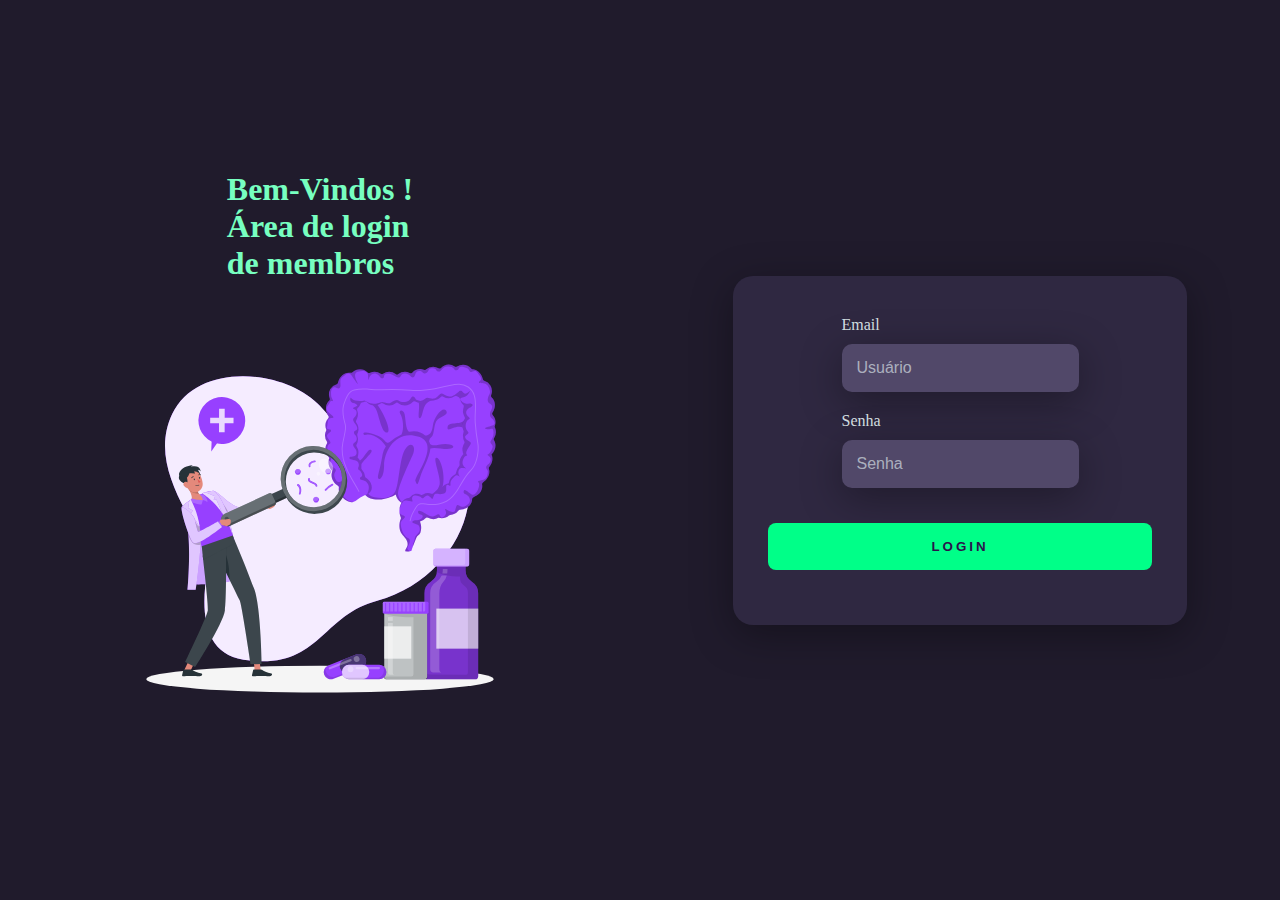
<file: ProjetoMA/novo po/login/index.html>
<!DOCTYPE html>
<html lang="en">
<head>
    <meta charset="UTF-8">
    <meta http-equiv="X-UA-Compatible" content="IE=edge">
    <meta name="viewport" content="width=device-width, initial-scale=1.0">
    <title>Focus</title>
    <link rel="website icon" type="png" href="../imagens/logo1.png">
    <link rel="stylesheet" href="style.css">
</head>
<body>
    <div class="main-login">
        <div class="left-login">
            
            <h1>Bem-Vindos ! <br>Área de login <br>de membros</h1>
            
            <img src="../imagens/gut-health-animate.svg" alt="" class="img">
        </div>
        <div class="right-login">
            <form class="card-login" action="../siteprincipal/index.html">
                <div class="textfield">
                    <label for="email">Email</label>
                    <input type="email" name="usuario" placeholder="Usuário">
                </div>
                <div class="textfield">
                    <label for="password">Senha</label>
                    <input type="password" name="senha" placeholder="Senha">
                </div>
                <button type="submit" class="botao">Login</button>
            </form>
            
        </div>
    </div>
</body>
</html>
</file>
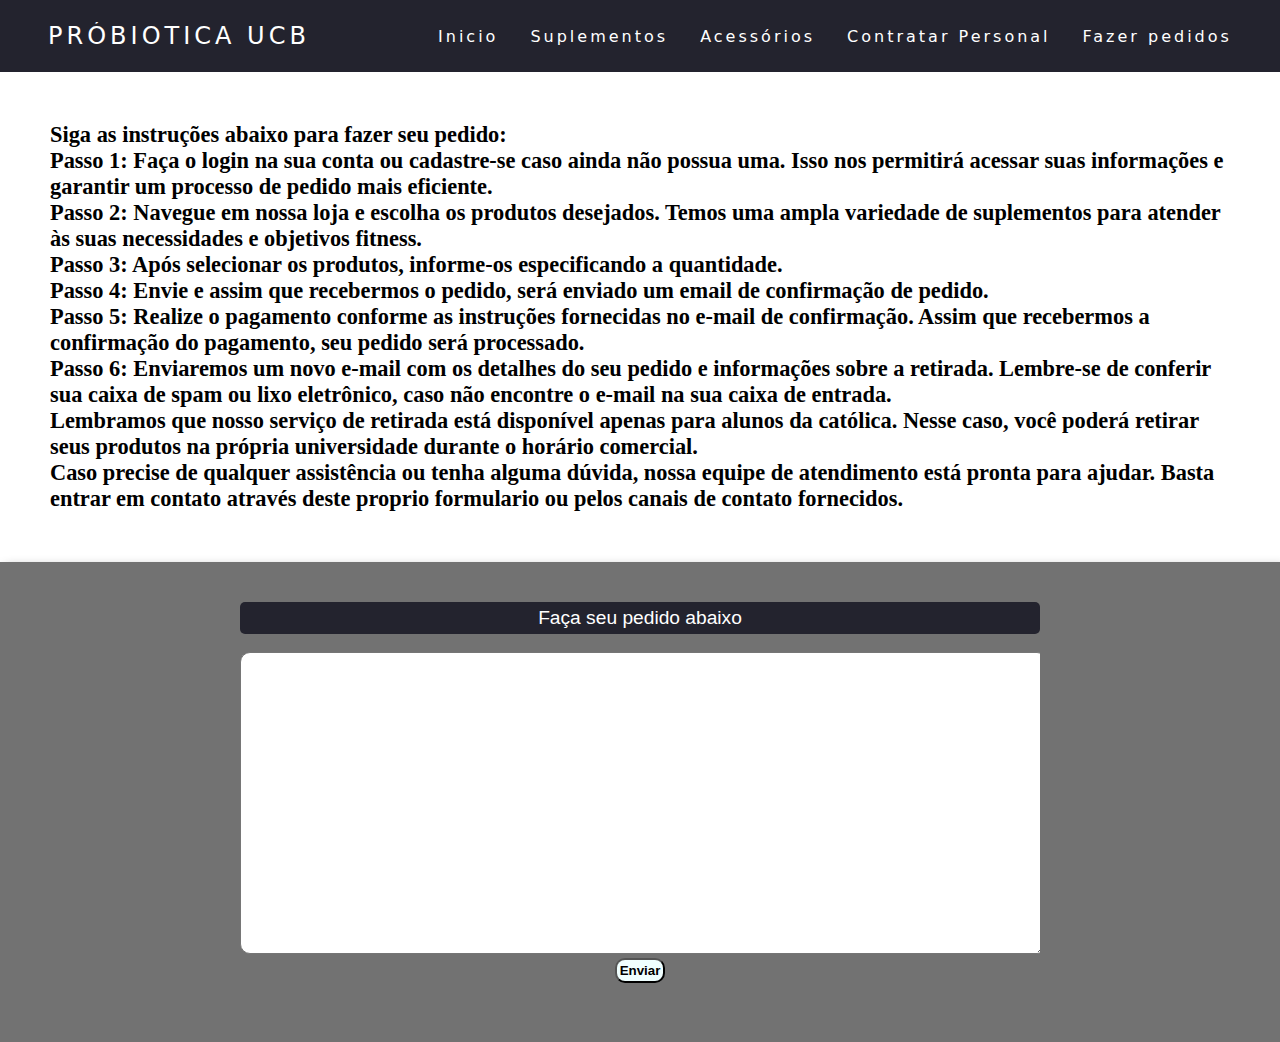
<file: ProjetoMA/novo po/pedidos/pedidos.html>
<!DOCTYPE html>
<html lang="pt-br">
  <head>
    <meta charset="UTF-8" />
    <meta http-equiv="X-UA-Compatible" content="IE=edge" />
    <meta name="viewport" content="width=device-width, initial-scale=1.0" />
    <title>ProUCB</title>
    <link rel="stylesheet" href="pedidos.css" />
    <link rel="stylesheet" href="https://cdnjs.cloudflare.com/ajax/libs/font-awesome/5.15.3/css/all.min.css" integrity="sha384-dpZBr+ciFTz3oIEyu7D9SKkPXy6S8wBrz61bPzD6PjGq+ZIrdV6jtCB6kEEv+D2P" crossorigin="anonymous">

    <link rel="website icon" type="png" href="../imagens/logo1.png">
    <link rel="stylesheet" href="https://unpkg.com/aos@next/dist/aos.css" />
  </head>

  <body>
    <header>
      <nav>
        <a class="logo" href="../siteprincipal/index.html">Próbiotica UCB</a>
        <div class="mobile-menu">
          <div class="line1"></div>
          <div class="line2"></div>
          <div class="line3"></div>
        </div>
        <ul class="nav-list">
          <li><a href="../siteprincipal/index.html">Inicio</a></li>
          <li><a href="../siteprincipal/index.html#vitaminas">Suplementos</a></li>
          <li><a href="../siteprincipal/index.html#acessorios">Acessórios</a></li>
          <li><a href="#">Contratar Personal</a></li>
          <li><a href="#">Fazer pedidos</a></li>
        </ul>
      </nav>
    </header>

      <div id="textoprincipal">

<p>Siga as instruções abaixo para fazer seu pedido: </p>

<p><scan class="passos">Passo 1:</scan> Faça o login na sua conta ou cadastre-se caso ainda não possua uma. Isso nos permitirá acessar suas informações e garantir um processo de pedido mais eficiente. </p>

<p><scan class="passos">Passo 2:</scan> Navegue em nossa loja e escolha os produtos desejados. Temos uma ampla variedade de suplementos para atender às suas necessidades e objetivos fitness. </p>

<p><scan class="passos">Passo 3:</scan> Após selecionar os produtos, informe-os especificando a quantidade.</p> 

<p><scan class="passos">Passo 4:</scan> Envie e assim que recebermos o pedido, será enviado um email de confirmação de pedido.</p> 

<p><scan class="passos">Passo 5:</scan> Realize o pagamento conforme as instruções fornecidas no e-mail de confirmação. Assim que recebermos a confirmação do pagamento, seu pedido será processado. </p>

<p><scan class="passos">Passo 6:</scan> Enviaremos um novo e-mail com os detalhes do seu pedido e informações sobre a retirada. Lembre-se de conferir sua caixa de spam ou lixo eletrônico, caso não encontre o e-mail na sua caixa de entrada.</p> 

<p>Lembramos que nosso serviço de retirada está disponível apenas para alunos da católica. Nesse caso, você poderá retirar seus produtos na própria universidade durante o horário comercial.</p> 

<p>Caso precise de qualquer assistência ou tenha alguma dúvida, nossa equipe de atendimento está pronta para ajudar. Basta entrar em contato através deste proprio formulario ou pelos canais de contato fornecidos.</p> 
      </div>       

  <main>

      <section id="vitaminas">
         

            <div id="textareaa">
                <form>
                    <form id="myForm">

                        <label for="myTextarea"><scan id="digite-mensagem">Faça seu pedido abaixo</scan></label><br>
                        <textarea id="myTextarea" name="message" rows="4" cols="50"></textarea><br>
                        <div id="div-botao-enviar"><input type="submit" value="Enviar" id="botao-enviar"></div>

                    </form>

                    <div id="confirmationMessage" style="display: none;"></div>
</form></div>

        </section>

  </main>

  <script src="https://cdn.tiny.cloud/1/YOUR_API_KEY/tinymce/5/tinymce.min.js" referrerpolicy="origin"></script>


  </body>
</html>
</file>
<file: ProjetoMA/novo po/login/style.css>
body{
    margin: 0;
}

.main-login{
    width: 100vw;
    height: 100vh;
    background-color: #201b2c;
    display: flex;
    justify-content: center;
    align-items: center;
}

.left-login{
    width: 50vw;
    height: 100vh;
    display: flex;
    justify-content: center;
    align-items: center;
    flex-direction: column;
}

.left-login h1{
    color: #77ffc0;
}

.img{
    width: 35vw;
}

.right-login{
    width: 50vw;
    height: 100vh;
    display: flex;
    justify-content: center;
    align-items: center;
}

.card-login{
    width: 60%;
    display: flex;
    justify-content: center;
    align-items: center;
    flex-direction: column;
    padding: 30px 35px;
    background-color: #2f2841;
    border-radius: 20px;
    box-shadow: 0px 10px 40px #00000056;
}

.card-login h1{
    color: #00ff88;
    font-weight: 800;
    margin: 0;
}

.textfield{
    display: flex;
    flex-direction: column;
    align-items: flex-start;
    justify-content: center;   
    margin: 10px 0px;
}

.textfield input{
    width: 100%;
    border: none;
    border-radius: 10px;
    padding: 15px;
    background-color: #514869;
    color: #f0ffffde;
    font-size: 12pt;
    box-shadow: 0px 10px 40px #00000056;
    outline: none;
    box-sizing: border-box;
}

.textfield label{
    color: #f0ffffde;
    margin-bottom: 10px;
}

.textfield input::placeholder{
    color: #f0ffff94;
}

.botao{
    width: 100%;
    padding: 16px 0px;
    margin: 25px;
    border: none;
    border-radius: 8px;
    outline: none;
    text-transform: uppercase;
    font-weight: 800;
    letter-spacing: 3px;
    color: #2b134b;
    background-color: #00ff88;
    cursor: pointer;
}
</file>
<file: ProjetoMA/novo po/pedidos/pedidos.css>
* {
    margin: 0;
    padding: 0;
    overflow-x: hidden;
  }
  
  a {
    color: #fff;
    text-decoration: none;
    transition: 0.3s;
  }

  a:hover {
  opacity: 0.7;
  }

  .titulo-vitaminicos, .capsulas {
    text-align: center;
  }

.capsulas {
  margin-top: 20px;
  padding: 15px;
  width: 500px;
  margin: auto;
}

#descricao {
  margin-top: 40px;
  font-family: Arial, Helvetica, sans-serif;
  font-weight: 600;
  
  color: #23232e;

  background-color: rgba(110, 110, 110, 0.322);
  padding: 20px;
  border-radius: 20px;

  box-shadow: 3px 3px 10px rgba(0, 0, 0, 0.473);

}


.redirecionamento {
  margin-top: 10px;
  display: block;
  color: blue;
  font-size: 10px;
}

.logo {
  font-size: 24px;
  text-transform: uppercase;
  letter-spacing: 4px;
  cursor:default;
}

nav {
  display: flex;
  justify-content: space-around;
  align-items: center;
  font-family: system-ui, -apple-system, Helvetica, Arial, sans-serif;
  background: #23232e;
  height: 8vh;
}

body {
  background-color: #ffffff;
}

main {
  background-color: #727272;
  box-shadow: 5px 5px 10px rgba(0, 0, 0, 0.425);
}

.nav-list {
  list-style: none;
  display: flex;
}

.nav-list li {
  letter-spacing: 3px;
  margin-left: 32px;
}

.mobile-menu {
  display: none;
  cursor: pointer;
}

.mobile-menu div {
  width: 32px;
  height: 2px;
  background: #fff;
  margin: 8px;
  transition: 0.3s;
}

@media (max-width: 999px) {
  body {
    overflow-x: hidden;
  }
  .nav-list {
    position: absolute;
    top: 8vh;
    right: 0;
    width: 50vw;
    height: 92vh;
    background: #23232e;
    flex-direction: column;
    align-items: center;
    justify-content: space-around;
    transform: translateX(100%);
    transition: transform 0.3s ease-in;
  }
  .nav-list li {
    margin-left: 0;
    opacity: 0;
  }
  .mobile-menu {
    display: block;
  }
}

.nav-list.active {
  transform: translateX(0);
}

@keyframes navLinkFade {
  from {
    opacity: 0;
    transform: translateX(50px);
  }
  to {
    opacity: 1;
    transform: translateX(0);
  }
}

.mobile-menu.active .line1 {
  transform: rotate(-45deg) translate(-8px, 8px);
}

.mobile-menu.active .line2 {
  opacity: 0;
}

.mobile-menu.active .line3 {
  transform: rotate(45deg) translate(-5px, -7px);
}

.imagemP1{
  width: 500px;

  display: flex;

  position: relative;

  justify-content: right;
}

#main-content{
  display: flex;
  margin: 80px 40px;
}

h1{
  color: black;

  margin-top: 30px;
  
  padding: 3px;

  text-align: center;

  font-size: 1.7em;
  
  text-shadow: 1px 1px 2px black;
  
}

h2 {
  margin: 100px 10px 10px 10px;
  
}

p {
  text-align: left;

  font-size: 0.7em;
}


#textoprincipal {
  font-weight: bold;
  padding: 50px;
  text-align: center;
  margin: auto;
  font-size: 2em;
}

.passos {
    color: black;
}


textarea {
    margin: auto;
    height: 300px;
    width: 800px;
    font-size: 1.5em;
    border-radius: 10px;
    padding-left: 5px;
}

#textareaa {
    margin: auto;
    padding: 40px;
    height: 400px;
    width: 800px;

}

#botao-enviar {
  margin: auto;
  display: block;
  text-align: center;
  font-weight: 800;
  background-color: azure;
  text-decoration: none;
  padding: 3px;
  border-radius: 10px;
}

#div-botao-enviar {
  margin: auto;
}

#digite-mensagem {
  text-align: center;
  margin: 0px;
  display: block;
  font-size: 1.2em;
  padding: 5px 0px 5px 0px;
  background-color: #23232e;
  color: white;
  border-radius: 5px;
  font-family: Arial, Helvetica, sans-serif;

}
</file>
